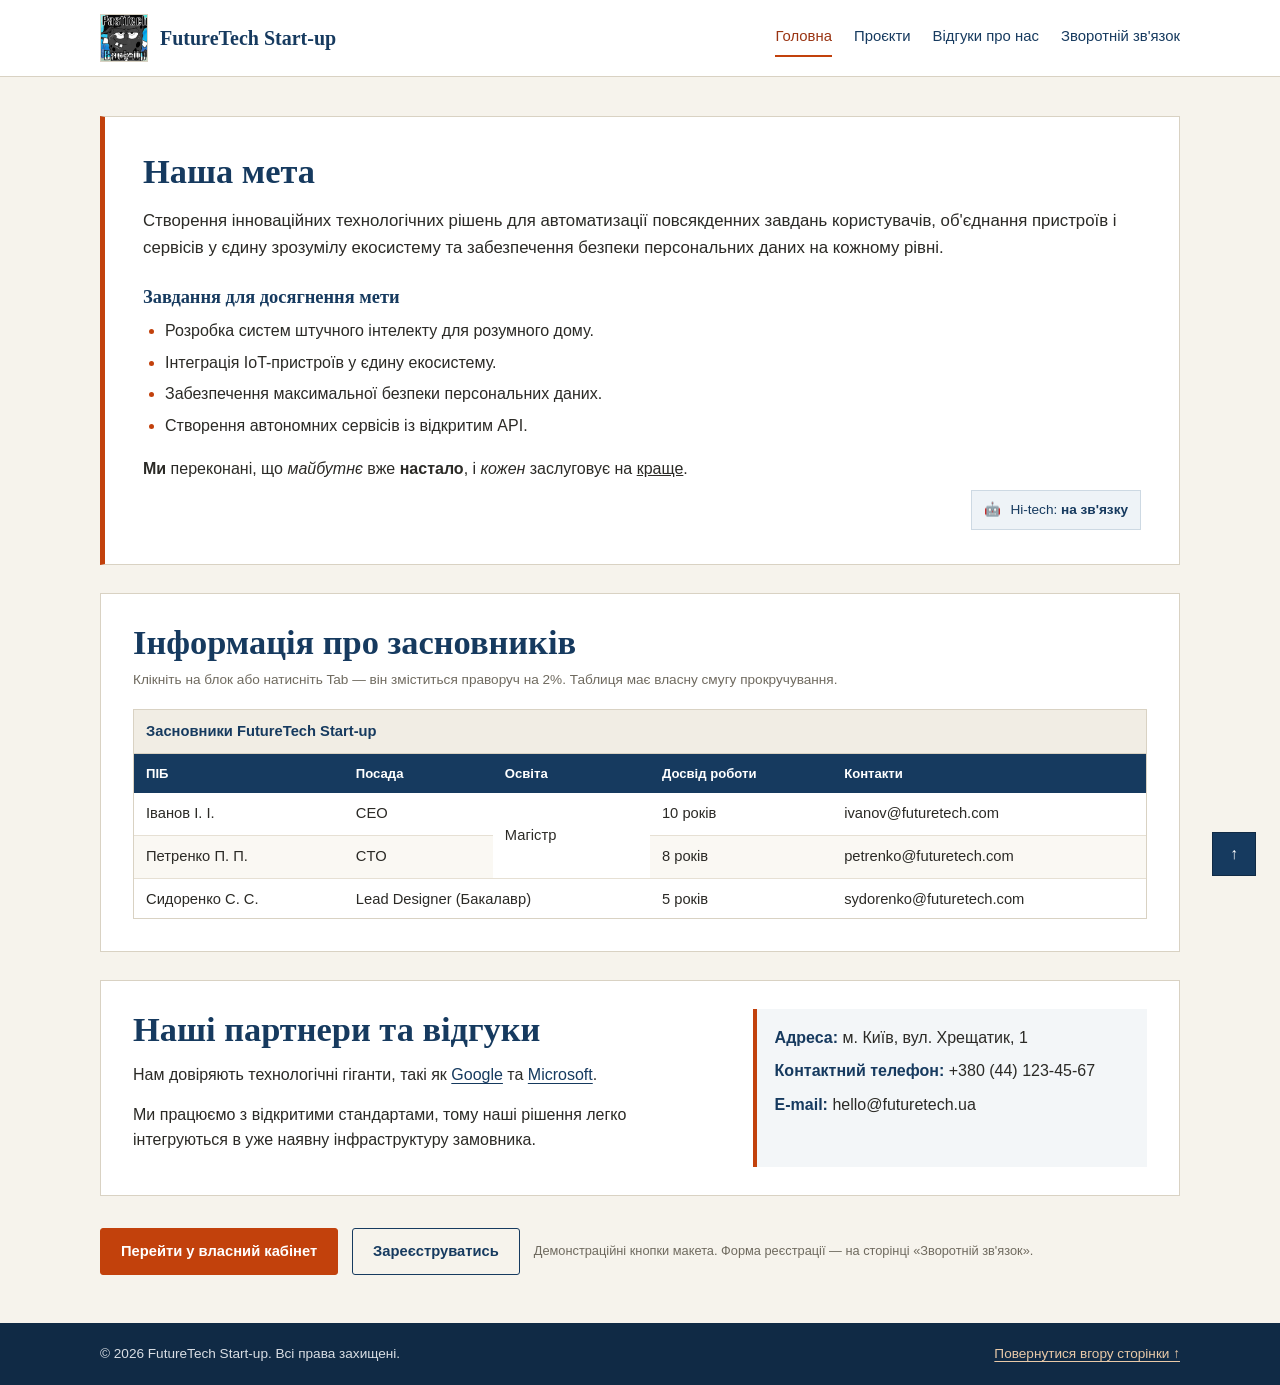
<file: index.html>
<!DOCTYPE html>
<html lang="uk">
<head>
    <meta charset="UTF-8">
    <meta name="viewport" content="width=device-width, initial-scale=1.0">
    <meta name="description" content="FutureTech Start-up — головна сторінка. Лабораторна робота №2: стилізація інтерфейсу засобами CSS.">
    <title>FutureTech Start-up — Головна</title>
    <link rel="icon" href="techcomp.png" type="image/png">

    <link rel="stylesheet" href="style.css">

    <style>
        #mission-title {
            color: #163a5f;
        }

        .main-page .mission h2 {
            max-width: none;
        }

        .main-page .hitech-note {
            background-color: #eef3f7;
        }
    </style>
</head>

<body class="main-page">
    <header class="site-header" id="top">
        <div class="header-inner">
            <a class="brand" href="index.html" aria-label="FutureTech Start-up — на головну сторінку">
                <img class="brand-logo" src="techcomp.png" alt="Логотип FutureTech Start-up" width="48" height="48">
                <span class="brand-name">FutureTech Start-up</span>
            </a>

            <nav class="site-nav" aria-label="Головна навігація">
                <ul>
                    <li><a href="index.html" aria-current="page">Головна</a></li>
                    <li><a href="projects.html">Проєкти</a></li>
                    <li><a href="#reviews">Відгуки про нас</a></li>
                    <li><a href="feedback.html">Зворотній зв'язок</a></li>
                </ul>
            </nav>
        </div>
    </header>

    <main>
        <div class="container">
            <article class="mission" aria-labelledby="mission-title">
                <h2 id="mission-title">Наша мета</h2>

                <p class="lead">
                    Створення інноваційних технологічних рішень для автоматизації повсякденних
                    завдань користувачів, об'єднання пристроїв і сервісів у єдину зрозумілу
                    екосистему та забезпечення безпеки персональних даних на кожному рівні.
                </p>

                <h3>Завдання для досягнення мети</h3>
                <ul class="task-list">
                    <li>Розробка систем штучного інтелекту для розумного дому.</li>
                    <li>Інтеграція IoT-пристроїв у єдину екосистему.</li>
                    <li>Забезпечення максимальної безпеки персональних даних.</li>
                    <li>Створення автономних сервісів із відкритим API.</li>
                </ul>

                <p class="mission-quote">
                    <span>Ми</span> переконані, що <i>майбутнє</i> вже <b>настало</b>,
                    і <em>кожен</em> заслуговує на <u>краще</u>.
                </p>

                <div class="hitech-note" aria-label="Hi-tech напрям">
                    <span class="hitech-emoji" aria-hidden="true">🤖</span>
                    <span>Hi-tech: <b>на зв'язку</b></span>
                </div>
            </article>

            <section class="founders" id="founders" tabindex="0" aria-labelledby="founders-title" aria-describedby="founders-hint">
                <h2 id="founders-title">Інформація про засновників</h2>
                <p class="hint" id="founders-hint">
                    Клікніть на блок або натисніть Tab — він зміститься праворуч на 2%.
                    Таблиця має власну смугу прокручування.
                </p>

                <div class="table-wrap">
                    <table>
                        <caption>Засновники FutureTech Start-up</caption>
                        <thead>
                            <tr>
                                <th scope="col">ПІБ</th>
                                <th scope="col">Посада</th>
                                <th scope="col">Освіта</th>
                                <th scope="col">Досвід роботи</th>
                                <th scope="col">Контакти</th>
                            </tr>
                        </thead>
                        <tbody>
                            <tr>
                                <td>Іванов І. І.</td>
                                <td>CEO</td>
                                <td rowspan="2">Магістр</td>
                                <td>10 років</td>
                                <td>ivanov@futuretech.com</td>
                            </tr>
                            <tr>
                                <td>Петренко П. П.</td>
                                <td>CTO</td>
                                <td>8 років</td>
                                <td>petrenko@futuretech.com</td>
                            </tr>
                            <tr>
                                <td>Сидоренко С. С.</td>
                                <td colspan="2">Lead Designer (Бакалавр)</td>
                                <td>5 років</td>
                                <td>sydorenko@futuretech.com</td>
                            </tr>
                            <tr>
                                <td>Коваленко К. К.</td>
                                <td>HR</td>
                                <td>Магістр</td>
                                <td colspan="2">Дані оновлюються...</td>
                            </tr>
                        </tbody>
                        <tfoot>
                            <tr>
                                <td colspan="5">Всього: 4 ключових особи</td>
                            </tr>
                        </tfoot>
                    </table>
                </div>
            </section>

            <aside class="reviews" id="reviews" aria-labelledby="reviews-title">
                <div>
                    <h2 id="reviews-title">Наші партнери та відгуки</h2>
                    <p>
                        Нам довіряють технологічні гіганти, такі як
                        <a href="https://www.google.com" target="_blank" rel="noopener noreferrer">Google</a>
                        та
                        <a href="https://www.microsoft.com" target="_blank" rel="noopener noreferrer">Microsoft</a>.
                    </p>
                    <p>
                        Ми працюємо з відкритими стандартами, тому наші рішення легко
                        інтегруються в уже наявну інфраструктуру замовника.
                    </p>
                </div>

                <div class="contacts">
                    <p><strong>Адреса:</strong> м. Київ, вул. Хрещатик, 1</p>
                    <p><strong>Контактний телефон:</strong> +380 (44) 123-45-67</p>
                    <p><strong>E-mail:</strong> hello@futuretech.ua</p>
                </div>
            </aside>

            <div class="quick-actions">
                <button class="btn btn-primary" type="button">Перейти у власний кабінет</button>
                <button class="btn btn-ghost" type="button">Зареєструватись</button>
                <p class="action-note">
                    Демонстраційні кнопки макета. Форма реєстрації — на сторінці
                    «Зворотній зв'язок».
                </p>
            </div>
        </div>
    </main>

    <a class="to-top" href="#top" aria-label="Повернутися вгору сторінки">↑</a>

    <footer class="site-footer">
        <div class="container footer-inner">
            <p>&copy; 2026 FutureTech Start-up. Всі права захищені.</p>
            <a href="#top">Повернутися вгору сторінки ↑</a>
        </div>
    </footer>
</body>
</html>
</file>
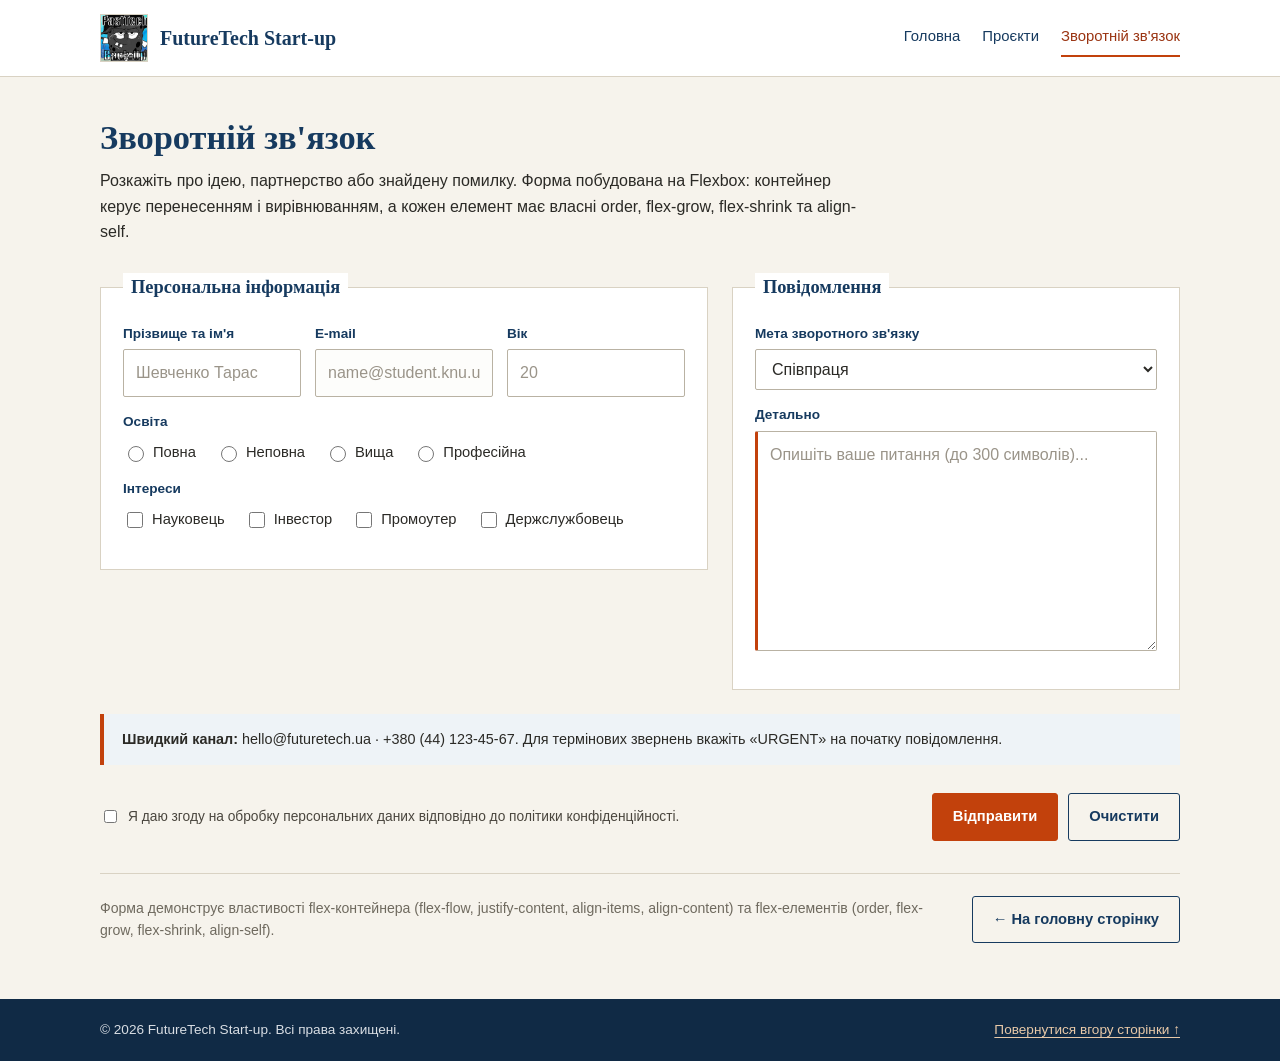
<file: feedback.html>
<!DOCTYPE html>
<html lang="uk">
<head>
    <meta charset="UTF-8">
    <meta name="viewport" content="width=device-width, initial-scale=1.0">
    <meta name="description" content="Форма зворотного зв'язку FutureTech Start-up. Лабораторна робота №2: Flexbox.">
    <title>Зворотній зв'язок — FutureTech Start-up</title>
    <link rel="icon" href="techcomp.png" type="image/png">

    <link rel="stylesheet" href="style.css">

    <style>
        #feedback-title {
            color: #163a5f;
        }

        #details {
            border-left: 3px solid #c2410c;
        }

        #details:focus {
            border-left-color: #163a5f;
        }
    </style>
</head>

<body class="feedback-page">
    <header class="site-header" id="top">
        <div class="header-inner">
            <a class="brand" href="index.html" aria-label="FutureTech Start-up — на головну сторінку">
                <img class="brand-logo" src="techcomp.png" alt="Логотип FutureTech Start-up" width="48" height="48">
                <span class="brand-name">FutureTech Start-up</span>
            </a>

            <nav class="site-nav" aria-label="Головна навігація">
                <ul>
                    <li><a href="index.html">Головна</a></li>
                    <li><a href="projects.html">Проєкти</a></li>
                    <li><a href="feedback.html" aria-current="page">Зворотній зв'язок</a></li>
                </ul>
            </nav>
        </div>
    </header>

    <main>
        <div class="container">
            <section class="feedback-intro" aria-labelledby="feedback-title">
                <h2 id="feedback-title">Зворотній зв'язок</h2>
                <p>
                    Розкажіть про ідею, партнерство або знайдену помилку. Форма побудована
                    на Flexbox: контейнер керує перенесенням і вирівнюванням, а кожен
                    елемент має власні order, flex-grow, flex-shrink та align-self.
                </p>
            </section>

            <form class="feedback-form" action="#" method="post">
                <fieldset class="form-card personal-info">
                    <legend>Персональна інформація</legend>

                    <div class="field-row">
                        <div class="field">
                            <label for="fullname">Прізвище та ім'я</label>
                            <input type="text" id="fullname" name="fullname" autocomplete="name" placeholder="Шевченко Тарас" required>
                        </div>

                        <div class="field">
                            <label for="email">E-mail</label>
                            <input type="email" id="email" name="email" autocomplete="email" placeholder="name@student.knu.ua" required>
                        </div>

                        <div class="field">
                            <label for="age">Вік</label>
                            <input type="number" id="age" name="age" min="14" max="120" inputmode="numeric" placeholder="20" required>
                        </div>
                    </div>

                    <p class="choice-title" id="education-label">Освіта</p>
                    <div class="choice-grid" role="radiogroup" aria-labelledby="education-label">
                        <label class="choice">
                            <input type="radio" name="education" value="повна"> Повна
                        </label>
                        <label class="choice">
                            <input type="radio" name="education" value="неповна"> Неповна
                        </label>
                        <label class="choice">
                            <input type="radio" name="education" value="вища"> Вища
                        </label>
                        <label class="choice">
                            <input type="radio" name="education" value="професійна"> Професійна
                        </label>
                    </div>

                    <p class="choice-title" id="interests-label">Інтереси</p>
                    <div class="choice-grid" role="group" aria-labelledby="interests-label">
                        <label class="choice">
                            <input type="checkbox" name="interests" value="науковець"> Науковець
                        </label>
                        <label class="choice">
                            <input type="checkbox" name="interests" value="інвестор"> Інвестор
                        </label>
                        <label class="choice">
                            <input type="checkbox" name="interests" value="промоутер"> Промоутер
                        </label>
                        <label class="choice">
                            <input type="checkbox" name="interests" value="держслужбовець"> Держслужбовець
                        </label>
                    </div>
                </fieldset>

                <fieldset class="form-card message-info">
                    <legend>Повідомлення</legend>

                    <div class="field">
                        <label for="goal">Мета зворотного зв'язку</label>
                        <select id="goal" name="goal">
                            <option value="співпраця">Співпраця</option>
                            <option value="скарга">Скарга на порушення права власності</option>
                            <option value="пропозиція">Пропозиція</option>
                            <option value="помилка">Наявність помилки</option>
                        </select>
                    </div>

                    <div class="field">
                        <label for="details">Детально</label>
                        <textarea id="details" name="details" rows="8" cols="40" maxlength="300" placeholder="Опишіть ваше питання (до 300 символів)..." required></textarea>
                    </div>
                </fieldset>

                <aside class="form-aside" aria-label="Контакти підтримки">
                    <p>
                        <strong>Швидкий канал:</strong> hello@futuretech.ua ·
                        +380 (44) 123-45-67. Для термінових звернень вкажіть
                        «URGENT» на початку повідомлення.
                    </p>
                </aside>

                <div class="form-actions">
                    <label class="consent" for="consent">
                        <input type="checkbox" id="consent" name="consent" required>
                        <span>Я даю згоду на обробку персональних даних відповідно до політики конфіденційності.</span>
                    </label>

                    <div class="form-buttons">
                        <button class="btn btn-primary" type="submit">Відправити</button>
                        <button class="btn btn-ghost" type="reset">Очистити</button>
                    </div>
                </div>
            </form>

            <div class="projects-footer">
                <p class="sources">
                    Форма демонструє властивості flex-контейнера (flex-flow, justify-content,
                    align-items, align-content) та flex-елементів (order, flex-grow,
                    flex-shrink, align-self).
                </p>
                <a class="btn btn-ghost" href="index.html">← На головну сторінку</a>
            </div>
        </div>
    </main>

    <footer class="site-footer">
        <div class="container footer-inner">
            <p>&copy; 2026 FutureTech Start-up. Всі права захищені.</p>
            <a href="#top">Повернутися вгору сторінки ↑</a>
        </div>
    </footer>
</body>
</html>
</file>
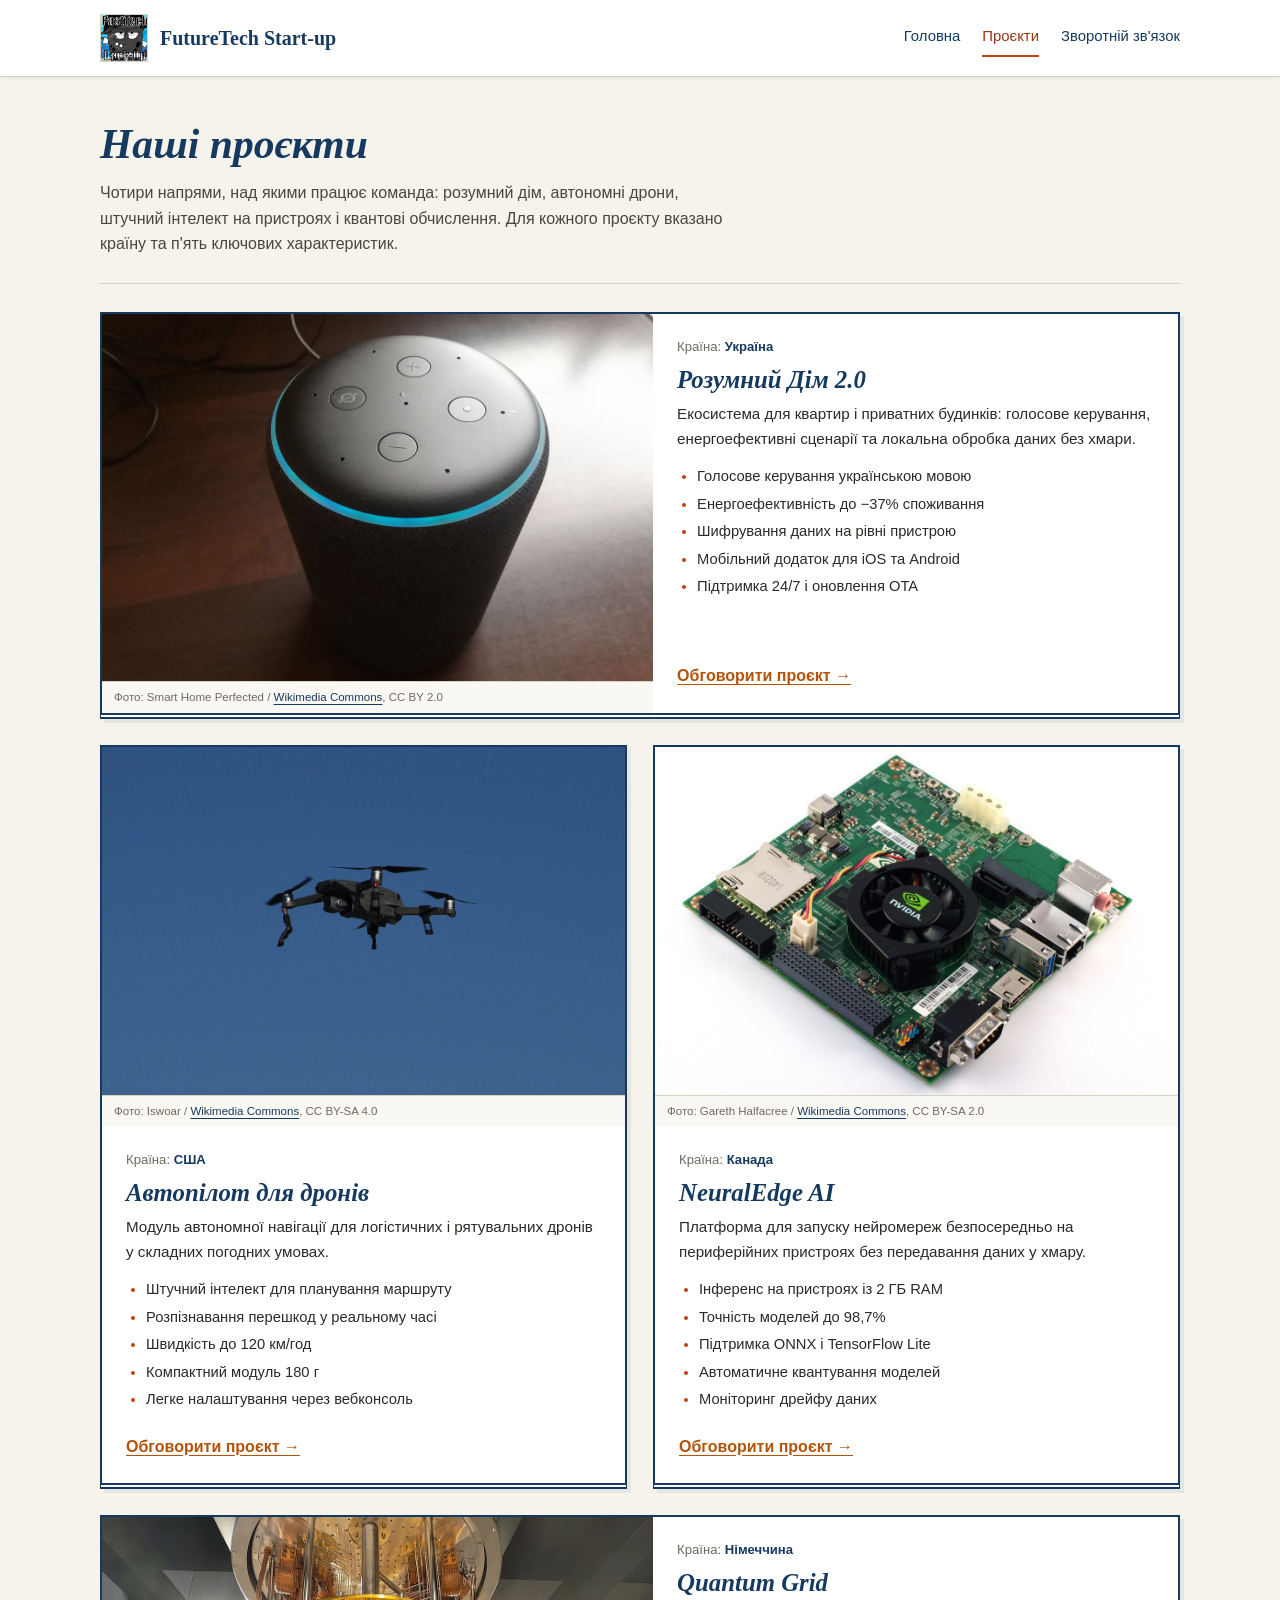
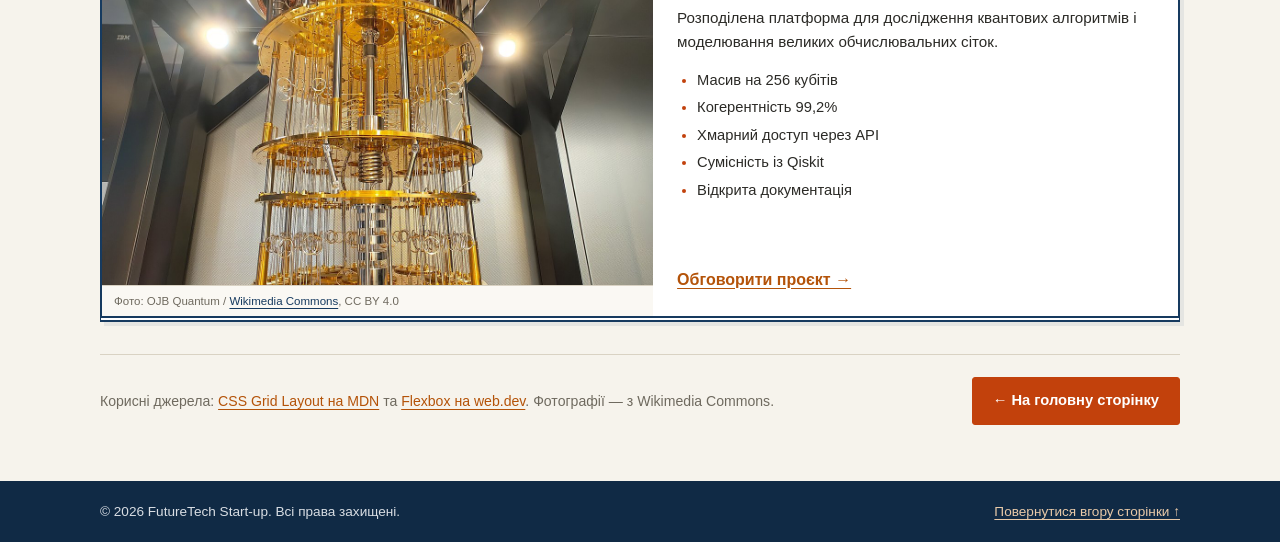
<file: projects.html>
<!DOCTYPE html>
<html lang="uk">
<head>
    <meta charset="UTF-8">
    <meta name="viewport" content="width=device-width, initial-scale=1.0">
    <meta name="description" content="Проєкти FutureTech Start-up — каталог технологічних рішень. Лабораторна робота №2: Grid Layout.">
    <title>Проєкти — FutureTech Start-up</title>
    <link rel="icon" href="techcomp.png" type="image/png">

    <link rel="stylesheet" href="style.css">

    <style>
        #projects-title {
            font-style: italic;
        }

        .projects-page .project-card:nth-child(2) {
            animation-delay: 0.08s;
        }

        .projects-page .project-card:nth-child(3) {
            animation-delay: 0.16s;
        }
    </style>
</head>

<body class="projects-page">
    <!--Fixed header-->
    <header class="site-header" id="top">
        <div class="header-inner">
            <a class="brand" href="index.html" aria-label="FutureTech Start-up — на головну сторінку">
                <img class="brand-logo" src="techcomp.png" alt="Логотип FutureTech Start-up" width="48" height="48">
                <span class="brand-name">FutureTech Start-up</span>
            </a>

            <nav class="site-nav" aria-label="Головна навігація">
                <ul>
                    <li><a href="index.html">Головна</a></li>
                    <li><a href="projects.html" aria-current="page">Проєкти</a></li>
                    <li><a href="feedback.html">Зворотній зв'язок</a></li>
                </ul>
            </nav>
        </div>
    </header>

    <main>
        <div class="container">
            <section class="page-intro" aria-labelledby="projects-title">
                <h2 id="projects-title">Наші проєкти</h2>
                <p>
                    Чотири напрями, над якими працює команда: розумний дім, автономні дрони,
                    штучний інтелект на пристроях і квантові обчислення. Для кожного проєкту
                    вказано країну та п'ять ключових характеристик.
                </p>
            </section>

            <!--Grid container for projects-->
            <section class="project-grid" aria-label="Каталог проєктів">
                <article class="project-card project-card--wide" id="smart-home">
                    <figure class="project-media">
                        <img src="img/smart-home.jpg" alt="Розумна колонка Amazon Echo у помешканні" width="1200" height="800">
                        <figcaption>
                            Фото: Smart Home Perfected /
                            <a href="https://commons.wikimedia.org/wiki/File:Alexa_Amazon_Echo_Smart_Speaker_-_Flashing_Blue_Ring_(Creative_Commons)_(51048329823).jpg" target="_blank" rel="noopener noreferrer">Wikimedia Commons</a>,
                            CC BY 2.0
                        </figcaption>
                    </figure>

                    <div class="project-body">
                        <p class="project-meta">Країна: <strong>Україна</strong></p>
                        <h3>Розумний Дім 2.0</h3>
                        <p class="project-desc">
                            Екосистема для квартир і приватних будинків: голосове керування,
                            енергоефективні сценарії та локальна обробка даних без хмари.
                        </p>
                        <ul class="feature-list">
                            <li>Голосове керування українською мовою</li>
                            <li>Енергоефективність до −37% споживання</li>
                            <li>Шифрування даних на рівні пристрою</li>
                            <li>Мобільний додаток для iOS та Android</li>
                            <li>Підтримка 24/7 і оновлення OTA</li>
                        </ul>
                        <a class="project-link" href="feedback.html?project=smart-home">Обговорити проєкт →</a>
                    </div>
                </article>

                <article class="project-card" id="drone-autopilot">
                    <figure class="project-media">
                        <img src="img/drone.jpg" alt="Дрон DJI Mavic 2 Pro у польоті" width="1200" height="800">
                        <figcaption>
                            Фото: Iswoar /
                            <a href="https://commons.wikimedia.org/wiki/File:A_drone_DJI_Mavic_2_Pro_flying.jpg" target="_blank" rel="noopener noreferrer">Wikimedia Commons</a>,
                            CC BY-SA 4.0
                        </figcaption>
                    </figure>
                    <div class="project-body">
                        <p class="project-meta">Країна: <strong>США</strong></p>
                        <h3>Автопілот для дронів</h3>
                        <p class="project-desc">
                            Модуль автономної навігації для логістичних і рятувальних дронів
                            у складних погодних умовах.
                        </p>
                        <ul class="feature-list">
                            <li>Штучний інтелект для планування маршруту</li>
                            <li>Розпізнавання перешкод у реальному часі</li>
                            <li>Швидкість до 120 км/год</li>
                            <li>Компактний модуль 180 г</li>
                            <li>Легке налаштування через вебконсоль</li>
                        </ul>
                        <a class="project-link" href="feedback.html?project=drone-autopilot">Обговорити проєкт →</a>
                    </div>
                </article>

                <article class="project-card" id="neural-edge">
                    <figure class="project-media">
                        <img src="img/neural-edge.jpg" alt="Плата NVIDIA Jetson TK1 для обчислень на периферії" width="1200" height="800">
                        <figcaption>
                            Фото: Gareth Halfacree /
                            <a href="https://commons.wikimedia.org/wiki/File:Nvidia_Jetson_TK1_-_Full_Board_(14672953894).png" target="_blank" rel="noopener noreferrer">Wikimedia Commons</a>,
                            CC BY-SA 2.0
                        </figcaption>
                    </figure>
                    <div class="project-body">
                        <p class="project-meta">Країна: <strong>Канада</strong></p>
                        <h3>NeuralEdge AI</h3>
                        <p class="project-desc">
                            Платформа для запуску нейромереж безпосередньо на периферійних
                            пристроях без передавання даних у хмару.
                        </p>
                        <ul class="feature-list">
                            <li>Інференс на пристроях із 2 ГБ RAM</li>
                            <li>Точність моделей до 98,7%</li>
                            <li>Підтримка ONNX і TensorFlow Lite</li>
                            <li>Автоматичне квантування моделей</li>
                            <li>Моніторинг дрейфу даних</li>
                        </ul>
                        <a class="project-link" href="feedback.html?project=neural-edge">Обговорити проєкт →</a>
                    </div>
                </article>

                <article class="project-card project-card--wide" id="quantum-grid">
                    <figure class="project-media">
                        <img src="img/quantum-grid.jpg" alt="Квантовий комп'ютер IBM Quantum System One" width="1200" height="800">
                        <figcaption>
                            Фото: OJB Quantum /
                            <a href="https://commons.wikimedia.org/wiki/File:IBM_Quantum_System_One.jpg" target="_blank" rel="noopener noreferrer">Wikimedia Commons</a>,
                            CC BY 4.0
                        </figcaption>
                    </figure>
                    <div class="project-body">
                        <p class="project-meta">Країна: <strong>Німеччина</strong></p>
                        <h3>Quantum Grid</h3>
                        <p class="project-desc">
                            Розподілена платформа для дослідження квантових алгоритмів
                            і моделювання великих обчислювальних сіток.
                        </p>
                        <ul class="feature-list">
                            <li>Масив на 256 кубітів</li>
                            <li>Когерентність 99,2%</li>
                            <li>Хмарний доступ через API</li>
                            <li>Сумісність із Qiskit</li>
                            <li>Відкрита документація</li>
                        </ul>
                        <a class="project-link" href="feedback.html?project=quantum-grid">Обговорити проєкт →</a>
                    </div>
                </article>
            </section>

            <div class="projects-footer">
                <p class="sources">
                    Корисні джерела:
                    <a href="https://developer.mozilla.org/en-US/docs/Web/CSS/CSS_grid_layout" target="_blank" rel="noopener noreferrer">CSS Grid Layout на MDN</a>
                    та
                    <a href="https://web.dev/articles/css-flexbox" target="_blank" rel="noopener noreferrer">Flexbox на web.dev</a>.
                    Фотографії — з Wikimedia Commons.
                </p>
                <a class="btn btn-primary" href="index.html">← На головну сторінку</a>
            </div>
        </div>
    </main>

    <footer class="site-footer">
        <div class="container footer-inner">
            <p>&copy; 2026 FutureTech Start-up. Всі права захищені.</p>
            <a href="#top">Повернутися вгору сторінки ↑</a>
        </div>
    </footer>
</body>
</html>
</file>
<file: style.css>
:root {
    --navy: #163a5f;
    --navy-dark: #102a45;
    --orange: #c2410c;
    --orange-dark: #9a3412;
    --paper: #f6f3ec;
    --surface: #ffffff;
    --line: #d9d2c3;
    --text: #2b2a26;
    --muted: #6f6a5f;

    --font-body: "Segoe UI", Tahoma, Verdana, sans-serif;
    --font-heading: Georgia, "Times New Roman", serif;
}

* {
    box-sizing: border-box;
}

html {
    scroll-behavior: smooth;
    scrollbar-width: thin;
    scrollbar-color: var(--orange-dark) #e8e1d4;
}

body {
    margin: 0;
    font-family: var(--font-body);
    font-size: 16px;
    line-height: 1.6;
    color: var(--text);
    background-color: var(--paper);
}

img {
    display: block;
    max-width: 100%;
    height: auto;
}

a {
    color: var(--navy);
    text-underline-offset: 3px;
}

a:hover {
    color: var(--orange);
}

h1,
h2,
h3 {
    font-family: var(--font-heading);
    color: var(--navy);
    line-height: 1.2;
}

h2 {
    margin: 0 0 16px;
    font-size: clamp(1.65rem, 3vw, 2.15rem);
}

h3 {
    margin: 24px 0 10px;
    font-size: 1.15rem;
}

p {
    margin: 0 0 14px;
}

.container {
    width: min(1080px, calc(100% - 40px));
    margin-inline: auto;
}

.site-header {
    background-color: white;
    border-bottom: 1px solid var(--line);
}

.header-inner {
    width: min(1080px, calc(100% - 40px));
    min-height: 76px;
    margin-inline: auto;
    display: flex;
    align-items: center;
    justify-content: space-between;
    gap: 20px;
}

.brand {
    display: flex;
    align-items: center;
    gap: 12px;
    color: var(--navy);
    text-decoration: none;
}

.brand:hover {
    color: var(--navy);
}

.brand-logo {
    width: 48px;
    height: 48px;
    object-fit: cover;
    border: 1px solid var(--line);
}

.brand-name {
    font-family: var(--font-heading);
    font-size: 1.25rem;
    font-weight: 700;
}

.site-nav ul {
    display: flex;
    flex-wrap: wrap;
    gap: 4px 22px;
    margin: 0;
    padding: 0;
    list-style: none;
}

.site-nav a {
    display: inline-block;
    padding: 6px 0;
    color: var(--navy);
    font-size: 0.93rem;
    text-decoration: none;
    border-bottom: 2px solid transparent;
}

.site-nav a:hover,
.site-nav a[aria-current="page"] {
    color: var(--orange-dark);
    border-bottom-color: var(--orange);
}

.main-page .site-header {
    position: absolute;
    top: 0;
    right: 0;
    left: 0;
    z-index: 20;
}

.main-page main {
    padding-top: 116px;
}

.main-page main > .container {
    display: grid;
    grid-template-columns: minmax(0, 1fr);
    gap: 28px;
    padding-bottom: 48px;
}

.mission {
    position: relative;
    margin: 0;
    padding: 34px 38px;
    background-color: #ffffff;
    border: 1px solid var(--line);
    border-left: 5px solid var(--orange);
}

.mission h2 + p {
    margin-top: 0;
}

.mission > .task-list {
    margin-bottom: 18px;
}

.lead {
    font-size: 1.05rem;
}

.task-list {
    margin: 0 0 18px;
    padding-left: 22px;
}

.task-list li {
    margin-bottom: 6px;
}

.task-list li::marker {
    color: var(--orange);
}

.mission-quote {
    margin-bottom: 0;
}

.mission-quote span {
    font-weight: 600;
}

.hitech-note {
    float: right;
    margin: 8px 0 0 24px;
    padding: 8px 12px;
    background-color: #eef3f7;
    border: 1px solid #cdd9e3;
    color: var(--navy);
    font-size: 0.85rem;
}

.hitech-emoji {
    display: inline-block;
    margin-right: 6px;
    animation: emoji-pulse 3s ease-in-out infinite;
}

.mission::after {
    content: "";
    display: block;
    clear: both;
}

.founders {
    position: relative;
    padding: 28px 32px 32px;
    background-color: #ffffff;
    border: 1px solid var(--line);
    transition: transform 0.35s ease, box-shadow 0.35s ease;
}

.founders:focus {
    outline: none;
    transform: translateX(2%);
    box-shadow: -4px 0 0 var(--orange);
}

.founders:focus-visible {
    outline: 2px dashed var(--orange);
    outline-offset: 4px;
}

.founders h2 {
    margin-bottom: 6px;
}

.hint {
    margin-bottom: 18px;
    color: var(--muted);
    font-size: 0.85rem;
}

.table-wrap {
    max-height: 210px;
    overflow: auto;
    border: 1px solid var(--line);
    scrollbar-width: thin;
    scrollbar-color: var(--navy) #ece6d9;
}

table {
    width: 100%;
    min-width: 620px;
    background-color: #ffffff;
    border-collapse: collapse;
    font-size: 0.92rem;
}

caption {
    padding: 10px 12px;
    background-color: #f1ede4;
    border-bottom: 1px solid var(--line);
    color: var(--navy);
    font-weight: 600;
    text-align: left;
}

th {
    position: sticky;
    top: 0;
    z-index: 2;
    padding: 9px 12px;
    background-color: var(--navy);
    color: #ffffff;
    font-size: 0.82rem;
    text-align: left;
}

td {
    padding: 9px 12px;
    border-bottom: 1px solid #e6e0d4;
}

tbody tr:nth-child(even) {
    background-color: #faf8f3;
}

tfoot td {
    background-color: #f1ede4;
    font-weight: 600;
}

.reviews {
    display: grid;
    grid-template-columns: 1.5fr 1fr;
    gap: 28px;
    padding: 28px 32px;
    background-color: #ffffff;
    border: 1px solid var(--line);
}

.reviews h2 {
    margin-bottom: 12px;
}

.contacts {
    padding: 16px 18px;
    background-color: #f3f6f8;
    border-left: 4px solid var(--orange);
}

.contacts p {
    margin: 0 0 8px;
}

.contacts p:last-child {
    margin-bottom: 0;
}

.contacts strong {
    color: var(--navy);
}

.contacts ::selection {
    color: #ffffff;
    background-color: hsl(22 78% 30%);
    font-size: 110%;
    text-shadow: 0 0 1px #ffffff, 0 0 2px rgba(255, 255, 255, 0.8);
    transition:
        background-color 0.3s ease 2s,
        color 0.3s ease 2s,
        font-size 0.3s ease 2s,
        text-shadow 0.3s ease 2s;
}

.quick-actions {
    display: grid;
    grid-template-columns: auto auto 1fr;
    align-items: center;
    gap: 14px;
    padding-top: 4px;
}

.action-note {
    margin: 0;
    color: var(--muted);
    font-size: 0.8rem;
}

.btn {
    display: inline-block;
    padding: 11px 20px;
    border: 1px solid transparent;
    border-radius: 3px;
    font: inherit;
    font-size: 0.92rem;
    font-weight: 600;
    text-align: center;
    text-decoration: none;
    cursor: pointer;
    transition:
        background-color 0.25s ease,
        color 0.25s ease,
        border-color 0.25s ease,
        transform 0.25s ease;
}

.btn-primary {
    color: white;
    background-color: var(--orange);
    border-color: var(--orange);
}

.btn-primary:hover {
    color: #ffffff;
    background-color: var(--orange-dark);
    border-color: var(--orange-dark);
    transform: translateY(-1px);
}

.btn-ghost {
    color: var(--navy);
    background-color: transparent;
    border-color: var(--navy);
}

.btn-ghost:hover {
    color: #ffffff;
    background-color: var(--navy);
    border-color: var(--navy);
    transform: translateY(-1px);
}

.to-top {
    position: fixed;
    right: 24px;
    bottom: 24px;
    z-index: 30;
    display: grid;
    width: 44px;
    height: 44px;
    place-items: center;
    color: #ffffff;
    background-color: var(--navy);
    border: 1px solid var(--navy-dark);
    text-decoration: none;
    transition:
        background-color 0.25s ease,
        color 0.25s ease,
        transform 0.25s ease,
        box-shadow 0.25s ease;
}

.to-top:hover {
    color: #ffffff;
    background-color: var(--orange);
    transform: translateY(-2px);
    box-shadow: 0 4px 10px rgba(16, 42, 69, 0.25);
}

.projects-page {
    padding-top: 88px;
}

.projects-page .site-header {
    position: fixed;
    top: 0;
    right: 0;
    left: 0;
    z-index: 20;
    box-shadow: 0 1px 4px rgba(16, 42, 69, 0.08);
}

.projects-page main {
    padding-bottom: 56px;
}

.page-intro {
    margin-bottom: 28px;
    padding: 32px 0 26px;
    border-bottom: 1px solid var(--line);
}

.page-intro h2 {
    margin-bottom: 10px;
    font-size: clamp(2rem, 4vw, 2.6rem);
}

.page-intro p {
    max-width: 72ch;
    margin-bottom: 0;
    color: #4a463e;
}

.project-grid {
    display: grid;
    grid-template-columns: repeat(2, minmax(0, 1fr));
    gap: 26px;
}

.project-card {
    display: flex;
    flex-direction: column;
    background-color: #ffffff;
    border: 2px solid var(--navy);
    border-bottom: 6px double var(--navy);
    box-shadow: 4px 4px 0 rgba(22, 58, 95, 0.07);
    animation: card-in 0.5s ease both;
}

.project-card--wide {
    grid-column: 1 / -1;
    display: grid;
    grid-template-columns: 1.05fr 1fr;
}

.project-media {
    margin: 0;
    background-color: #f1ede4;
}

.project-card--wide .project-media {
    display: flex;
    flex-direction: column;
}

.project-media img {
    width: 100%;
    aspect-ratio: 3 / 2;
    object-fit: cover;
    filter: grayscale(0);
    transition: filter 0.55s ease;
}

.project-card--wide .project-media img {
    flex: 1;
    min-height: 280px;
    height: 100%;
}

.project-card:hover .project-media img,
.project-card:focus-within .project-media img {
    filter: grayscale(1);
}

.project-media figcaption {
    padding: 6px 12px;
    background-color: #faf8f3;
    border-top: 1px solid var(--line);
    color: var(--muted);
    font-size: 0.72rem;
}

.project-body {
    display: flex;
    flex-direction: column;
    align-items: flex-start;
    padding: 22px 24px 24px;
}

.project-meta {
    margin-bottom: 8px;
    color: var(--muted);
    font-size: 0.82rem;
}

.project-meta strong {
    color: var(--navy);
}

.project-body h3 {
    margin: 0 0 8px;
    font-size: 1.55rem;
    font-weight: 700;
    font-style: italic;
}

.project-desc {
    font-size: 0.95rem;
}

.feature-list {
    margin: 0 0 18px;
    padding-left: 20px;
    font-size: 0.92rem;
}

.feature-list li {
    margin-bottom: 4px;
}

.feature-list li::marker {
    color: var(--orange);
}

.project-link {
    margin-top: auto;
    font-weight: 600;
}

.projects-page .project-body a:link,
.projects-page .sources a:link {
    color: rgb(180 83 9);
}

.projects-page .project-body a:visited,
.projects-page .sources a:visited {
    color: rgb(124 92 59);
}

.projects-page .project-body a:hover,
.projects-page .sources a:hover {
    color: var(--orange-dark);
}

.projects-footer {
    display: flex;
    align-items: center;
    justify-content: space-between;
    gap: 20px;
    margin-top: 32px;
    padding-top: 22px;
    border-top: 1px solid var(--line);
}

.sources {
    margin: 0;
    color: var(--muted);
    font-size: 0.88rem;
}

.projects-footer .btn {
    flex: 0 0 auto;
}
.feedback-page main {
    padding: 40px 0 56px;
}

.feedback-intro {
    max-width: 760px;
    margin-bottom: 28px;
}

.feedback-intro h2 {
    margin-bottom: 10px;
}

/* Flex-контейнер форми */
.feedback-form {
    display: flex;
    flex-flow: row wrap;
    align-items: flex-start;
    align-content: flex-start;
    justify-content: flex-start;
    gap: 24px;
}

.form-card {
    flex: 1 1 520px;
    min-width: 0;
    margin: 0;
    padding: 20px 22px 24px;
    background-color: #ffffff;
    border: 1px solid var(--line);
}

.form-card legend {
    padding: 0 8px;
    color: var(--navy);
    background-color: #ffffff;
    font-family: var(--font-heading);
    font-size: 1.15rem;
    font-weight: 700;
}

.personal-info {
    order: 1;
}

.message-info {
    flex: 1 1 360px;
    order: 2;
}

.form-aside {
    flex: 1 1 100%;
    order: 3;
    align-self: stretch;
    padding: 14px 18px;
    background-color: #eef3f7;
    border-left: 4px solid var(--orange);
    font-size: 0.9rem;
}

.form-aside p {
    margin: 0;
}

.form-actions {
    flex: 1 1 100%;
    order: 4;
    display: flex;
    flex-wrap: wrap;
    align-items: center;
    justify-content: space-between;
    gap: 20px;
    padding-top: 4px;
}

.field-row {
    display: flex;
    flex-wrap: wrap;
    gap: 14px;
}

.field-row .field {
    flex: 1 1 150px;
}

.field {
    display: flex;
    flex-direction: column;
    gap: 5px;
    margin-bottom: 14px;
}

.field label,
.choice-title {
    color: var(--navy);
    font-size: 0.85rem;
    font-weight: 600;
}

.field input,
.field select,
.field textarea {
    width: 100%;
    padding: 10px 12px;
    color: var(--text);
    background-color: #ffffff;
    border: 1px solid #b9b2a3;
    border-radius: 2px;
    font: inherit;
    transition: border-color 0.2s ease, box-shadow 0.2s ease;
}

.field textarea {
    min-height: 140px;
    max-height: 220px;
    resize: vertical;
}

.field input:focus,
.field select:focus,
.field textarea:focus {
    border-color: var(--navy);
    outline: none;
    box-shadow: 0 0 0 3px rgba(22, 58, 95, 0.12);
}

.field input::placeholder,
.field textarea::placeholder {
    color: #9a9489;
}

input[type="email"] {
    background-color: #fdfdfb;
}

.choice-title {
    margin: 0 0 8px;
}

.choice-grid {
    display: flex;
    flex-wrap: wrap;
    gap: 8px 20px;
    margin-bottom: 14px;
}

.choice {
    display: flex;
    align-items: center;
    gap: 6px;
    font-size: 0.92rem;
}

.choice input {
    width: 16px;
    height: 16px;
    accent-color: var(--orange);
}

.consent {
    display: flex;
    flex: 1 1 420px;
    align-items: flex-start;
    gap: 8px;
    color: #4a463e;
    font-size: 0.86rem;
}

.consent input {
    margin-top: 4px;
    accent-color: var(--orange);
}

.form-buttons {
    display: flex;
    flex: 0 0 auto;
    gap: 10px;
}

.site-footer {
    background-color: var(--navy-dark);
    color: #d8dde3;
}

.footer-inner {
    display: flex;
    align-items: center;
    justify-content: space-between;
    gap: 16px;
    padding: 20px 0;
    font-size: 0.85rem;
}

.footer-inner p {
    margin: 0;
}

.site-footer a {
    color: #e8c9a8;
}

.site-footer a:hover {
    color: #ffffff;
}

@keyframes card-in {
    from {
        opacity: 0;
        transform: translateY(10px);
    }

    to {
        opacity: 1;
        transform: translateY(0);
    }
}

@keyframes emoji-pulse {
    0%,
    100% {
        transform: scale(1);
    }

    50% {
        transform: scale(1.08);
    }
}

::-webkit-scrollbar {
    width: 12px;
    height: 12px;
}

::-webkit-scrollbar-track {
    background-color: #e8e1d4;
}

::-webkit-scrollbar-thumb {
    background-color: var(--orange-dark);
    border: 3px solid #e8e1d4;
    border-radius: 6px;
}

::-webkit-scrollbar-thumb:hover {
    background-color: var(--orange);
}

.table-wrap::-webkit-scrollbar {
    width: 10px;
}

.table-wrap::-webkit-scrollbar-track {
    background-color: #ece6d9;
}

.table-wrap::-webkit-scrollbar-thumb {
    background-color: var(--navy);
    border: 2px solid #ece6d9;
    border-radius: 0;
}

.table-wrap::-webkit-scrollbar-thumb:hover {
    background-color: var(--orange-dark);
}

@media (max-width: 900px) {
    .project-grid {
        grid-template-columns: minmax(0, 1fr);
    }

    .project-card--wide {
        grid-column: auto;
        display: flex;
    }

    .project-card--wide .project-media img {
        min-height: 0;
    }

    .reviews {
        grid-template-columns: minmax(0, 1fr);
    }

    .quick-actions {
        grid-template-columns: auto auto;
    }

    .action-note {
        grid-column: 1 / -1;
    }

    .projects-footer {
        flex-direction: column;
        align-items: flex-start;
    }
}

@media (max-width: 760px) {
    .header-inner {
        flex-direction: column;
        align-items: flex-start;
        gap: 6px;
        padding: 10px 0;
    }

    .brand-logo {
        width: 40px;
        height: 40px;
    }

    .brand-name {
        font-size: 1.1rem;
    }

    .site-nav ul {
        gap: 2px 16px;
    }

    .main-page main {
        padding-top: 150px;
    }

    .projects-page {
        padding-top: 150px;
    }

    .mission,
    .founders,
    .reviews {
        padding: 22px 18px;
    }

    .quick-actions {
        grid-template-columns: minmax(0, 1fr);
    }

    .quick-actions .btn {
        width: 100%;
    }

    .table-wrap {
        max-height: 180px;
    }

    .hitech-note {
        float: none;
        margin: 14px 0 0;
    }

    .form-card {
        padding: 16px 16px 20px;
    }

    .form-actions {
        flex-direction: column;
        align-items: stretch;
    }

    .consent {
        flex: 0 1 auto;
    }

    .form-buttons .btn {
        flex: 1;
    }

    .to-top {
        right: 14px;
        bottom: 14px;
    }
}

@media (max-width: 480px) {
    .container,
    .header-inner {
        width: min(1080px, calc(100% - 28px));
    }

    .brand-name {
        font-size: 1rem;
    }

    .project-body {
        padding: 18px;
    }

    .project-body h3 {
        font-size: 1.35rem;
    }

    .footer-inner {
        flex-direction: column;
        align-items: flex-start;
    }
}

/* Повага до налаштувань зменшення анімації */
@media (prefers-reduced-motion: reduce) {
    html {
        scroll-behavior: auto;
    }

    *,
    *::before,
    *::after {
        animation-duration: 0.01ms !important;
        animation-iteration-count: 1 !important;
        transition-duration: 0.01ms !important;
    }
}
</file>
